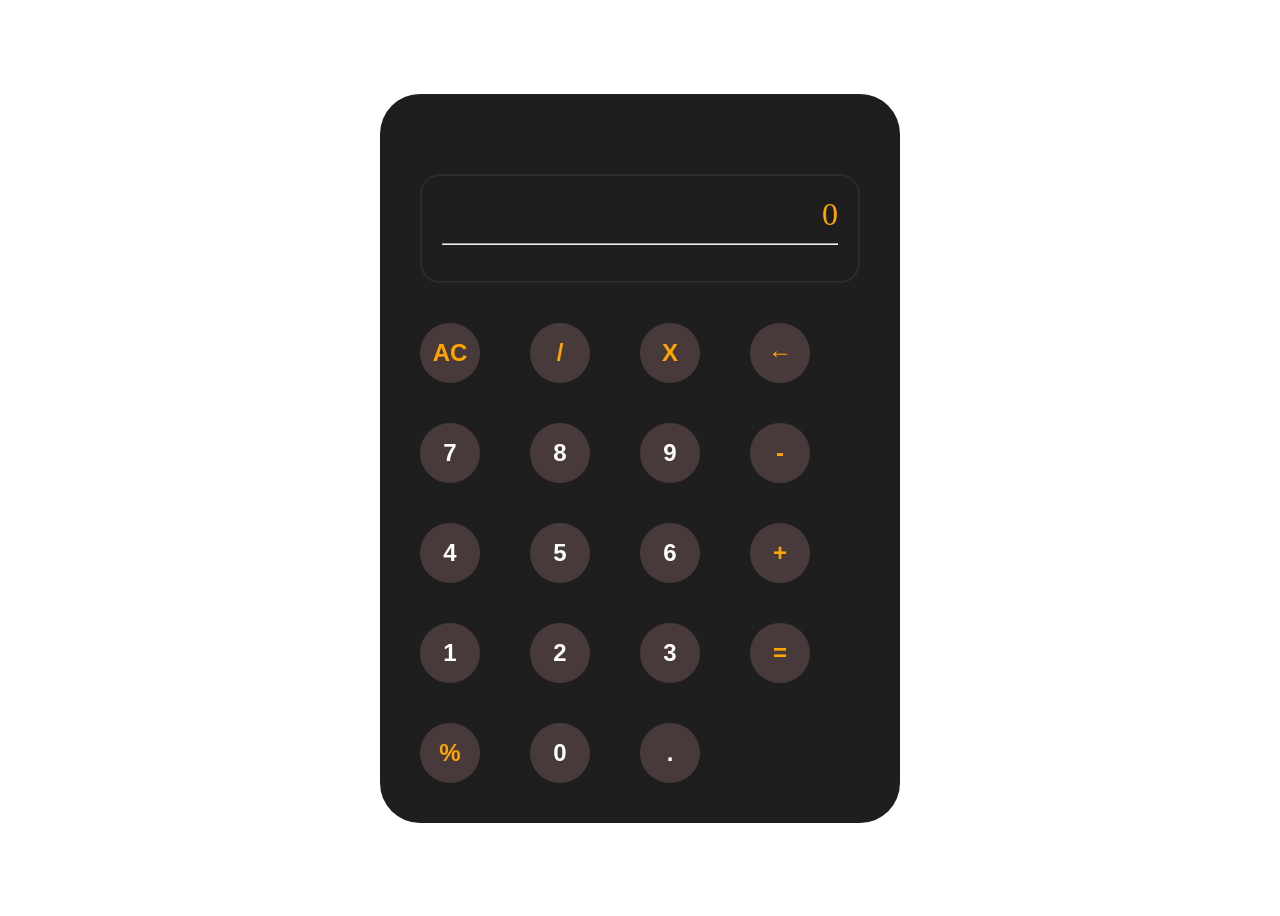
<file: index.html>
<!DOCTYPE html>
<html lang="en">
<head>
    <meta charset="UTF-8">
    <meta name="viewport" content="width=device-width, initial-scale=1.0">
    <link rel="stylesheet" href="styled.css">
    <title>SimpleCalc</title>
</head>
<body>
    <div class="container">
        <div class="screen">
            <span id="display">
                0
            </span>
            <hr>
        </div>
        <div class="buttons">
            <div class="calc-row">
                <button class="operators" id="clearAll">AC</button>
                <button class="operators">/</button>
                <button class="operators">X</button>
                <button class="operators" id="backspace">&larr;</button><br>
            </div>

            <div class="calc-row">
                <button class="numbers">7</button>
                <button class="numbers">8</button>
                <button class="numbers">9</button>
                <button class="operators">-</button><br>
            </div>

            <div class="calc-row">
                <button class="numbers">4</button>
                <button class="numbers">5</button>
                <button class="numbers">6</button>
                <button class="operators">+</button><br>
            </div>

            <div class="calc-row">
                <button class="numbers">1</button>
                <button class="numbers">2</button>
                <button class="numbers">3</button>
                <button id="equals" class="operators">=</button>
                <br>
            </div>

            <div class="calc-row-triple">
                <button id="percent" class="operators">%</button>
                <button class="numbers">0</button>
                <button id="point" class="numbers">.</button>
            </div>
        </div>
    </div>
    <script src="simpleCalc.js"></script>
</body>
</html>
</file>
<file: styled.css>
*{
    box-sizing: border-box
}

body{
    height: 100vh;
    display: flex;
    justify-content: center;
    align-items: center;
}

*{
    box-sizing: border-box;
}

.container{
    text-align: center;
    background-color: rgb(31, 30, 30);
    padding: 40px;
    border-radius: 40px;
}

.screen{
    margin-top: 40px;
    color: orange;
    text-align: right;
    font-size: xx-large;
    padding: 20px;
    border: 2px solid rgb(45, 43, 43);
    border-radius: 20px;
}

hr{
    margin-top: 10px;
}
.calc-row{
    display: flex;
    gap: 50px;
}

.calc-row-triple{
    display: flex;
    gap: 50px;
}

button{
    height: 60px;
    width: 60px;
    margin-top: 40px;
    padding: 10px;
    border-radius: 50%;
    color: white;
    font-size: x-large;
    font-weight: bolder;    
    border: none;
    background-color: #483a3a;
    transition: 0.15s;
}

button:hover{
    cursor: pointer;
    background-color: rgb(158, 151, 151);
    transform: scale(1.05);
}

.operators{
    color: orange;
}
</file>
<file: simple-Calc/styled.css>
*{
    box-sizing: border-box
}

body{
    height: 100vh;
    display: flex;
    justify-content: center;
    align-items: center;
}

*{
    box-sizing: border-box;
}

.container{
    text-align: center;
    background-color: rgb(31, 30, 30);
    padding: 40px;
    border-radius: 40px;
}

.screen{
    margin-top: 40px;
    color: orange;
    text-align: right;
    font-size: xx-large;
    padding: 20px;
    border: 2px solid rgb(45, 43, 43);
    border-radius: 20px;
}

hr{
    margin-top: 10px;
}
.calc-row{
    display: flex;
    gap: 50px;
}

.calc-row-triple{
    display: flex;
    gap: 50px;
}

button{
    height: 60px;
    width: 60px;
    margin-top: 40px;
    padding: 10px;
    border-radius: 50%;
    color: white;
    font-size: x-large;
    font-weight: bolder;    
    border: none;
    background-color: #483a3a;
    transition: 0.15s;
}

button:hover{
    cursor: pointer;
    background-color: rgb(158, 151, 151);
    transform: scale(1.05);
}

.operators{
    color: orange;
}
</file>
